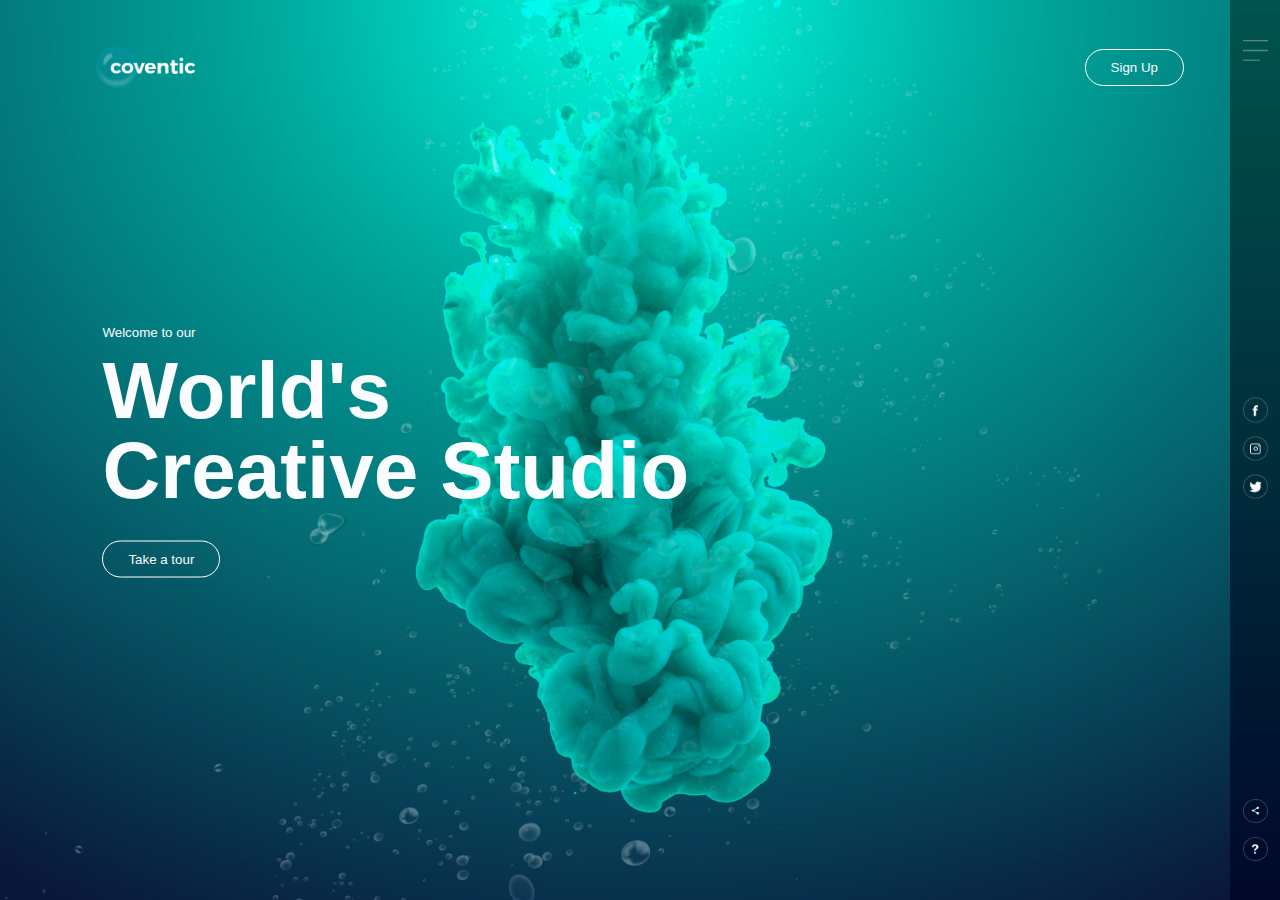
<file: Animated-Bubbles/index.html>
<!DOCTYPE html>
<html lang="en">
  <head>
    <title>Animated Website</title>
    <link rel="stylesheet" href="style.css" />
  </head>
  <body>
    <div class="hero">
      <div class="navbar">
        <img src="images/logo.png" class="logo" />
        <button type="button">Sign Up</button>
      </div>
      <div class="content">
        <small>Welcome to our</small>
        <h1>World's<br />Creative Studio</h1>
        <button type="button">Take a tour</button>
      </div>
      <div class="side-bar">
        <img src="images/menu.png" class="menu" />
        <div class="social-links">
          <img src="images/fb.png" />
          <img src="images/ig.png" />
          <img src="images/tw.png" />
        </div>
        <div class="useful-links">
          <img src="images/share.png" />
          <img src="images/info.png" />
        </div>
      </div>
      <div class="bubbles">
        <img src="images/bubble.png" />
        <img src="images/bubble.png" />
        <img src="images/bubble.png" />
        <img src="images/bubble.png" />
        <img src="images/bubble.png" />
        <img src="images/bubble.png" />
        <img src="images/bubble.png" />
        <img src="images/bubble.png" />
      </div>
    </div>
  </body>
</html>
</file>
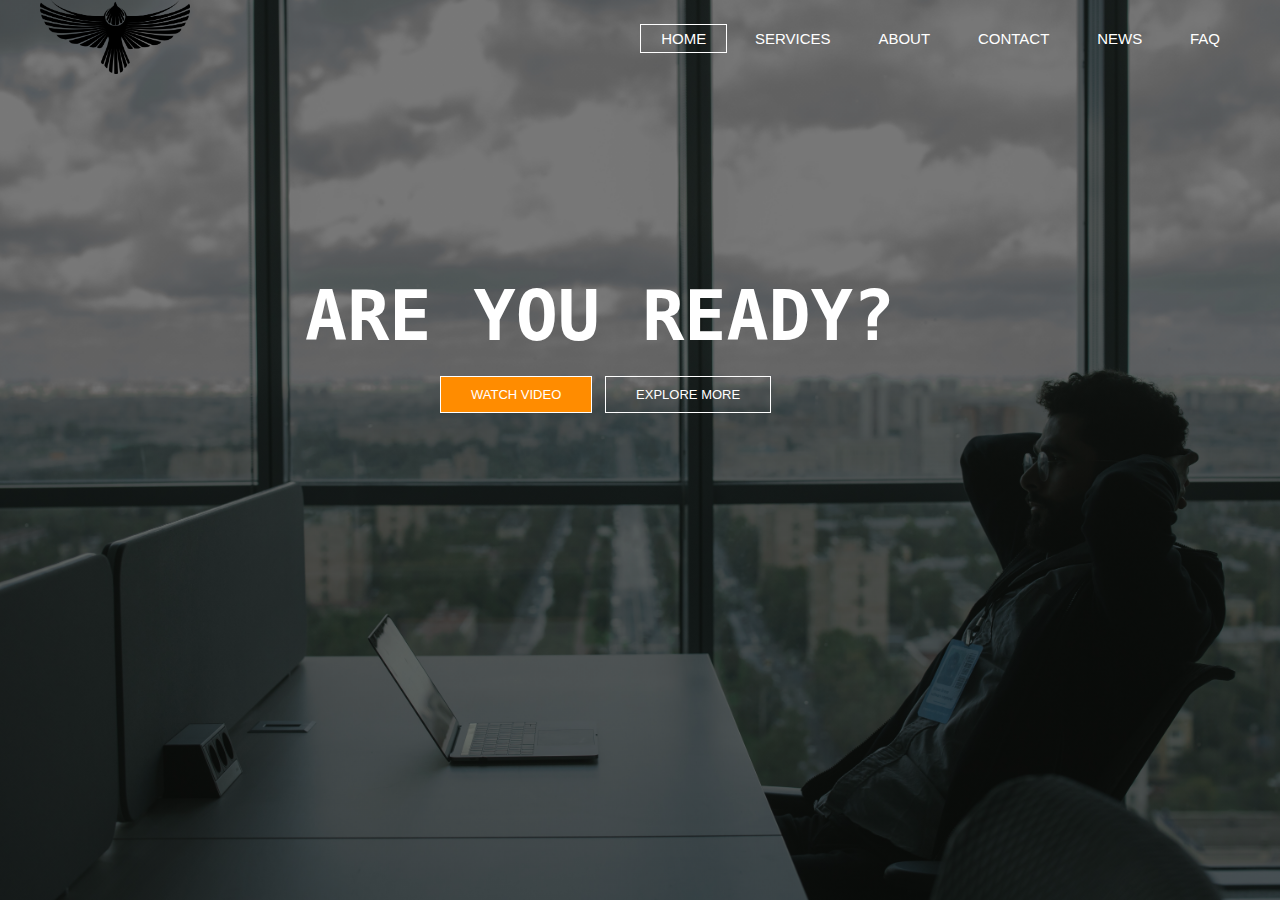
<file: Business/index.html>
<html>
  <head>
    <title>Business Website</title>
    <link href="style.css" rel="stylesheet" type="text/css" />
  </head>
  <body>
    <header>
      <div class="row">
        <div class="logo">
          <img src="images/logo.png" />
        </div>
        <ul class="main-nav">
          <li class="active"><a href="http://www.google.com"> HOME </a></li>
          <li><a href="http://www.google.com"> SERVICES </a></li>
          <li><a href="http://www.google.com"> ABOUT </a></li>
          <li><a href="http://www.google.com"> CONTACT </a></li>
          <li><a href="http://www.google.com"> NEWS </a></li>
          <li><a href="http://www.google.com"> FAQ </a></li>
        </ul>
      </div>
      <div class="hero">
        <h1>Are You Ready?</h1>

        <div class="button">
          <a href="" class="btn btn-one"> Watch Video</a>
          <a href="" class="btn btn-two"> Explore More</a>
        </div>
      </div>
    </header>
  </body>
</html>
</file>
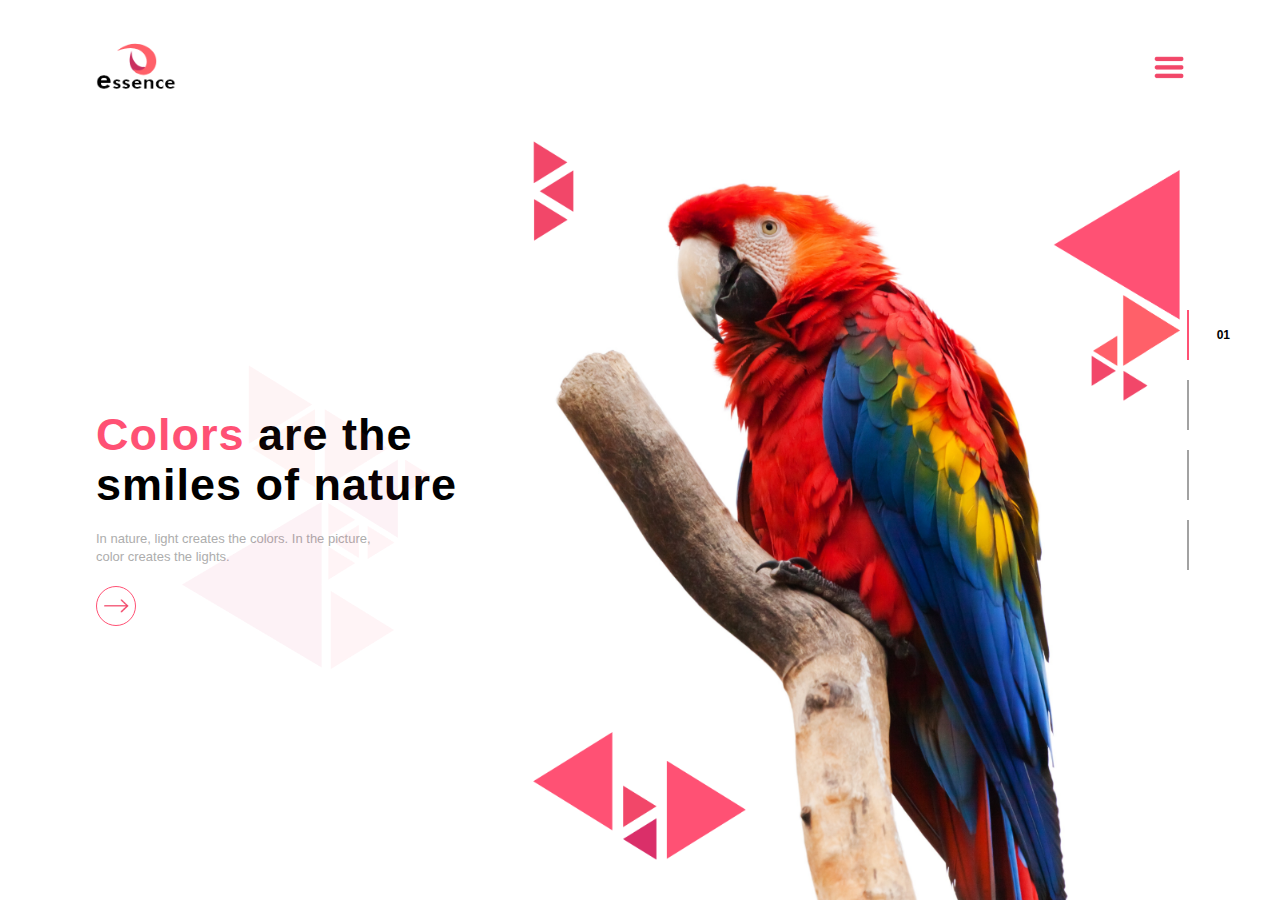
<file: Essense/index.html>
<html>
<head>
    <meta name="viewport" content="width=device-width, initial-scale=1.0">
    <title>Essense Type of Website</title>
    <link rel="stylesheet" href="style.css">
</head>
<body>
<div class="container">
    <div class="navbar">
        <img src="images/logo.png" class="logo">
        <img src="images/menu-icon.png" class="menu-icon">
    </div>
    <div class="row">
        <div class="left-col">
            <div class="content">
                <h1><span>Colors</span> are the smiles of nature</h1>
                <P>In nature, light creates the colors. In the picture, <br>color creates the lights.</P>
                <div class="arrow">
                    <img src="images/arrow.png">
                </div>
                <img src="images/art.png" class="art">
            </div>

        </div>
        <div class="right-col">
            <img src="images/pic1.png" id="picture">
        </div>
    </div>

    <div class="controller">
        <ul>
            <li class="active btn">01</li>
            <li class="btn">02</li>
            <li class="btn">03</li>
            <li class="btn">04</li>
        </ul>
    </div>

</div>

<script>
var btn = document.getElementsByClassName("btn");

var picture = document.getElementById("picture");

for(let i=0; i<btn.length; i++){

    btn[i].addEventListener('click', function(){
            let current = document.getElementsByClassName("active")
            current[0].className = current[0].className.replace("active", "");
            this.className += " active";
    });
}

    btn[0].onclick = function(){
        picture.src = "images/pic1.png";
    }
    btn[1].onclick = function(){
        picture.src = "images/pic2.png";
    }
    btn[2].onclick = function(){
        picture.src = "images/pic3.png";
    }
    btn[3].onclick = function(){
        picture.src = "images/pic4.png";
    }

</script>
</body>
</html>
</file>
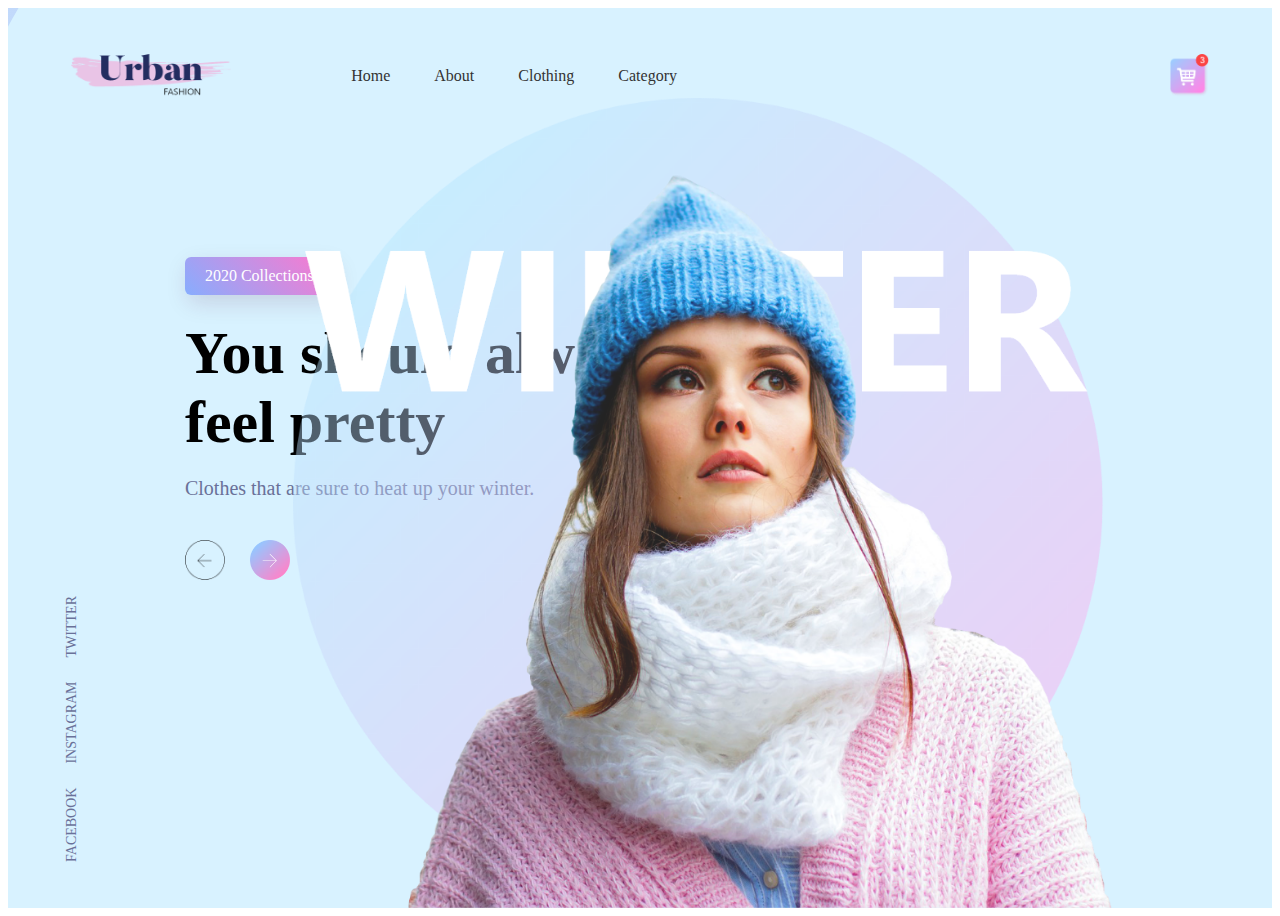
<file: Fashion/index.html>
<html>
<head>
    <title>Urban Fashion Website Style</title>
    <link rel="stylesheet" href="style.css">
</head>
<body>
    <div class="container">
        <div class="navbar">
            <img src="images/logo.png" class="logo">
            <nav>
                <ul>
                    <li><a href="">Home</a></li>
                    <li><a href="">About</a></li>
                    <li><a href="">Clothing</a></li>
                    <li><a href="">Category</a></li>
                </ul>
            </nav>
            <img src="images/cart.png" class="cart">
        </div>

    <div class="content">
        <a href="" class="btn">2020 Collections</a>
        <h1>You should always<br>feel pretty</h1>
        <p>Clothes that are sure to heat up your winter.</p>
        
        <div class="arrow-icons">
            <img src="images/back-arrow.png">
            <img src="images/next-arrow.png">
        </div>
    </div>


        <img src="images/img.png" class="feature-img">

        <div class="social-links">
            <a href="">FACEBOOK</a>
            <a href="">INSTAGRAM</a>
            <a href="">TWITTER</a>
        </div>



    </div>
</body>
</html>
</file>
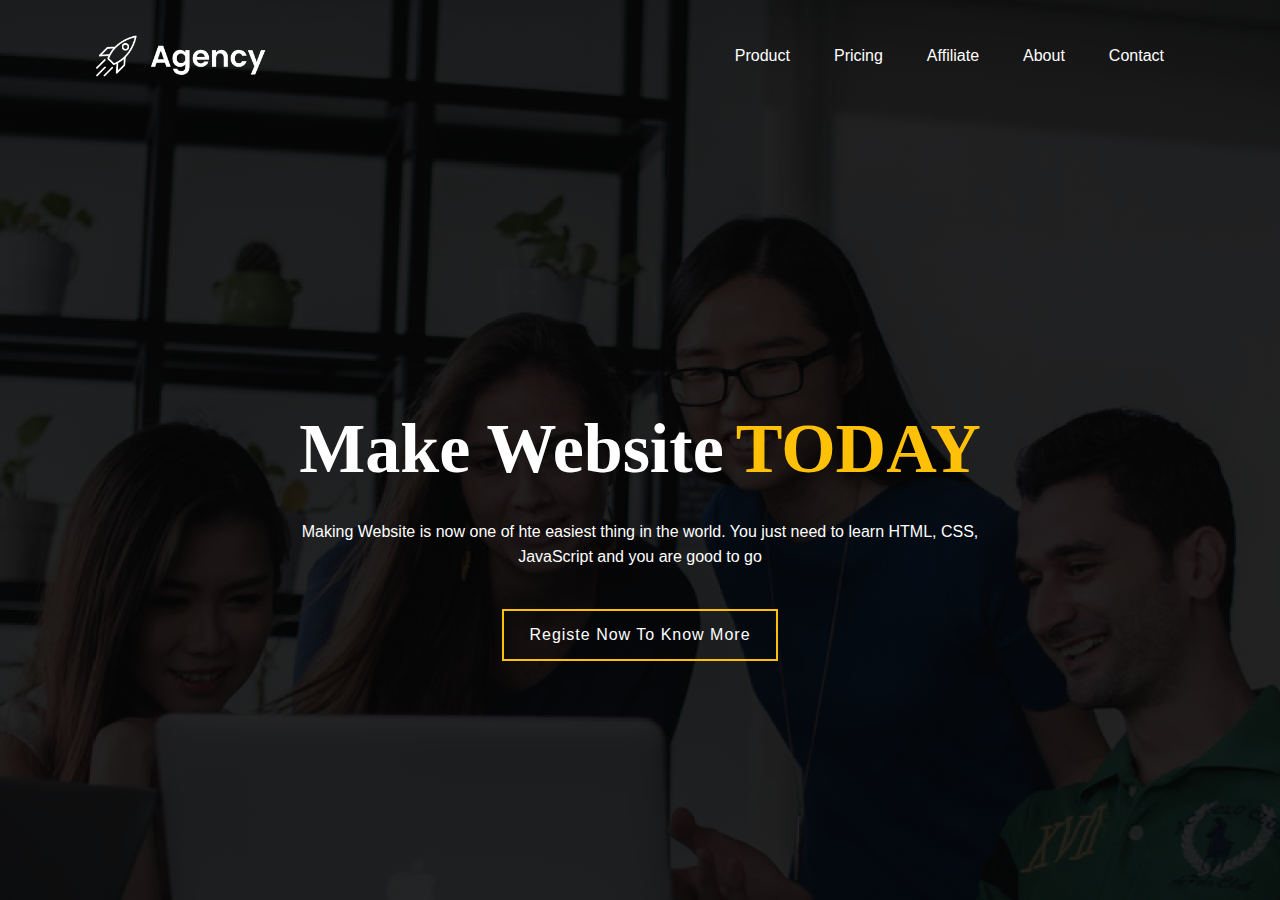
<file: Sliding/index.html>
<html>
    <head>
        <title>Sliding Website</title>
        <Link rel="stylesheet" href="style.css">
    </head>
<body>
    <div class="banner">
        <div class="navbar">
            <img src="images/logo.png" class="logo">
            <ul>
                <li><a href="#">Product</a></li>
                <li><a href="#">Pricing</a></li>
                <li><a href="#">Affiliate</a></li>
                <li><a href="#">About</a></li>
                <li><a href="#">Contact</a></li>
            </ul>
        </div>

        <div class="content">
            <div class="title">
                Make Website
                <div class="slider">
                    <div>NOW</div>
                    <div>TODAY</div>
                    <div>FREE</div>
                </div>
            </div>
    <p>Making Website is now one of hte easiest thing in the world. You just need to learn HTML, CSS,<br>JavaScript and you are good to go</p>
    <button type="button">Registe Now To Know More</button>
    </div>
</div>
</body>
</html>
</file>
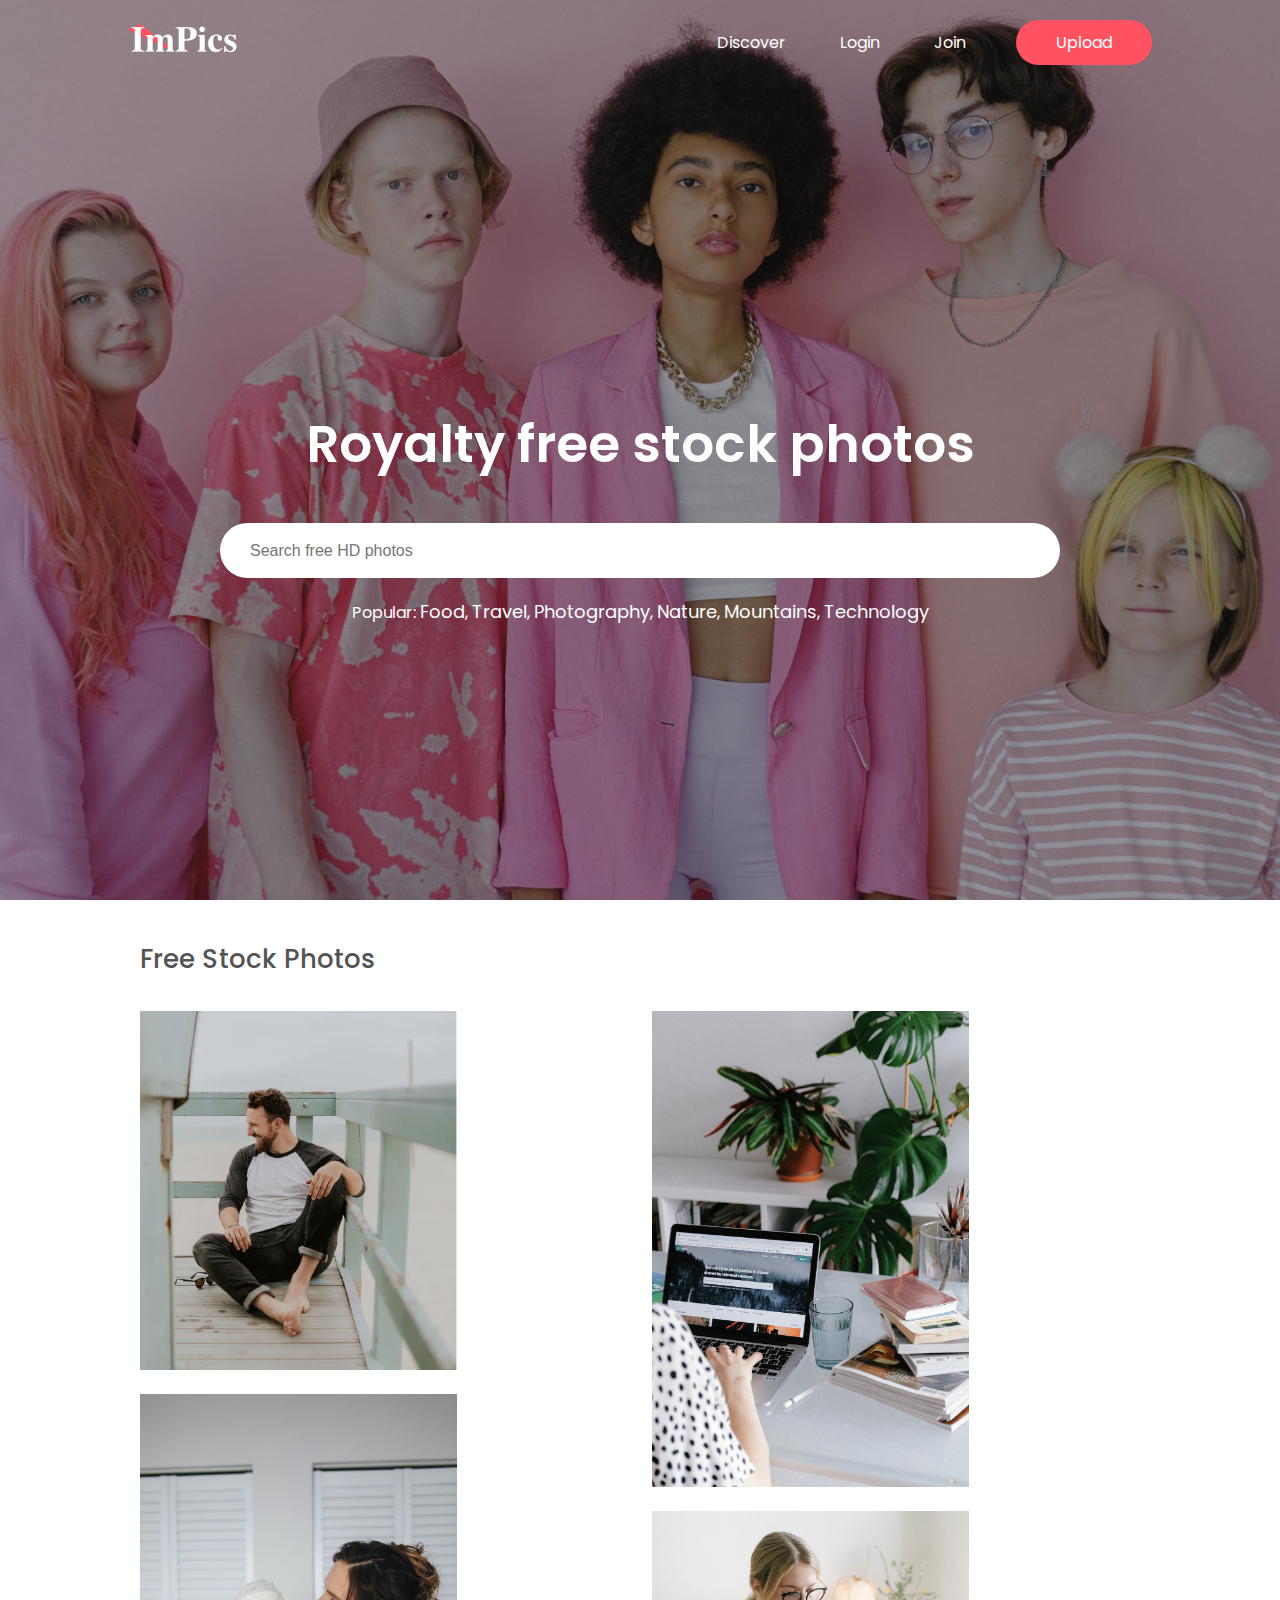
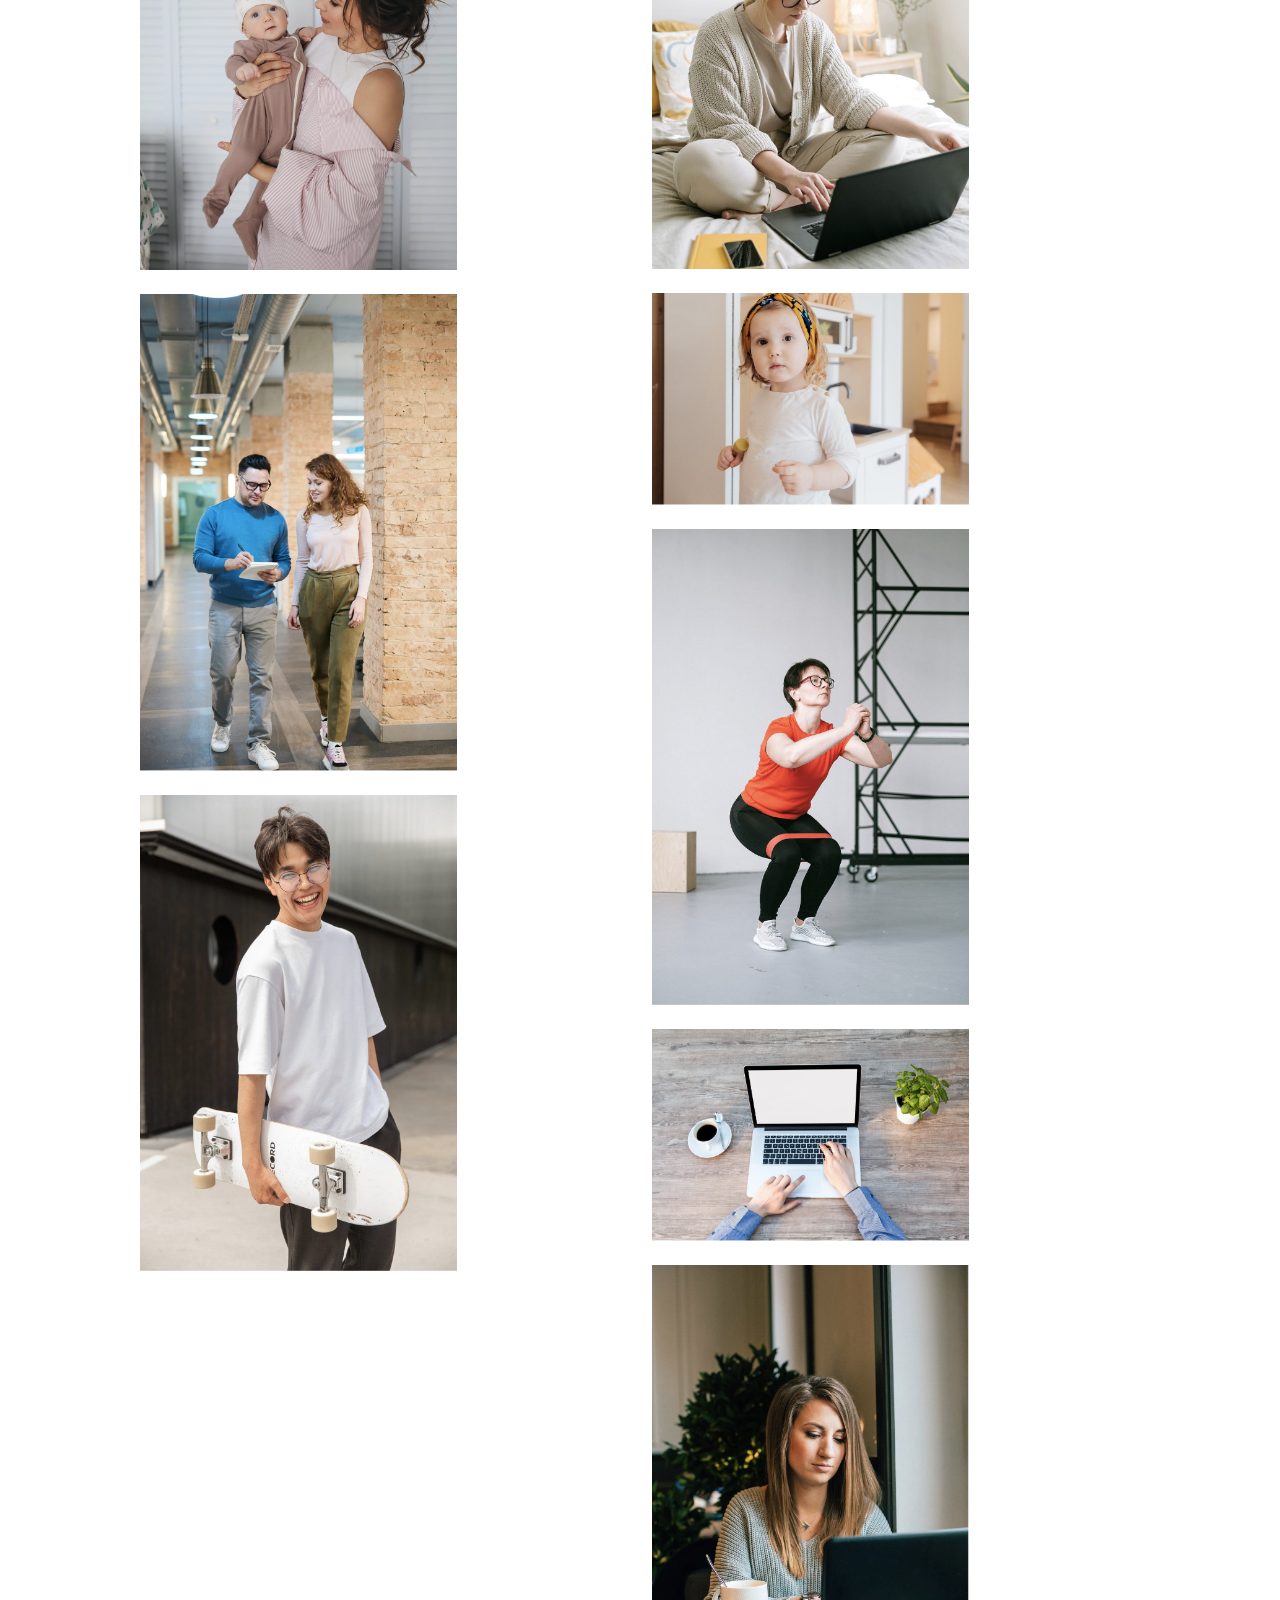
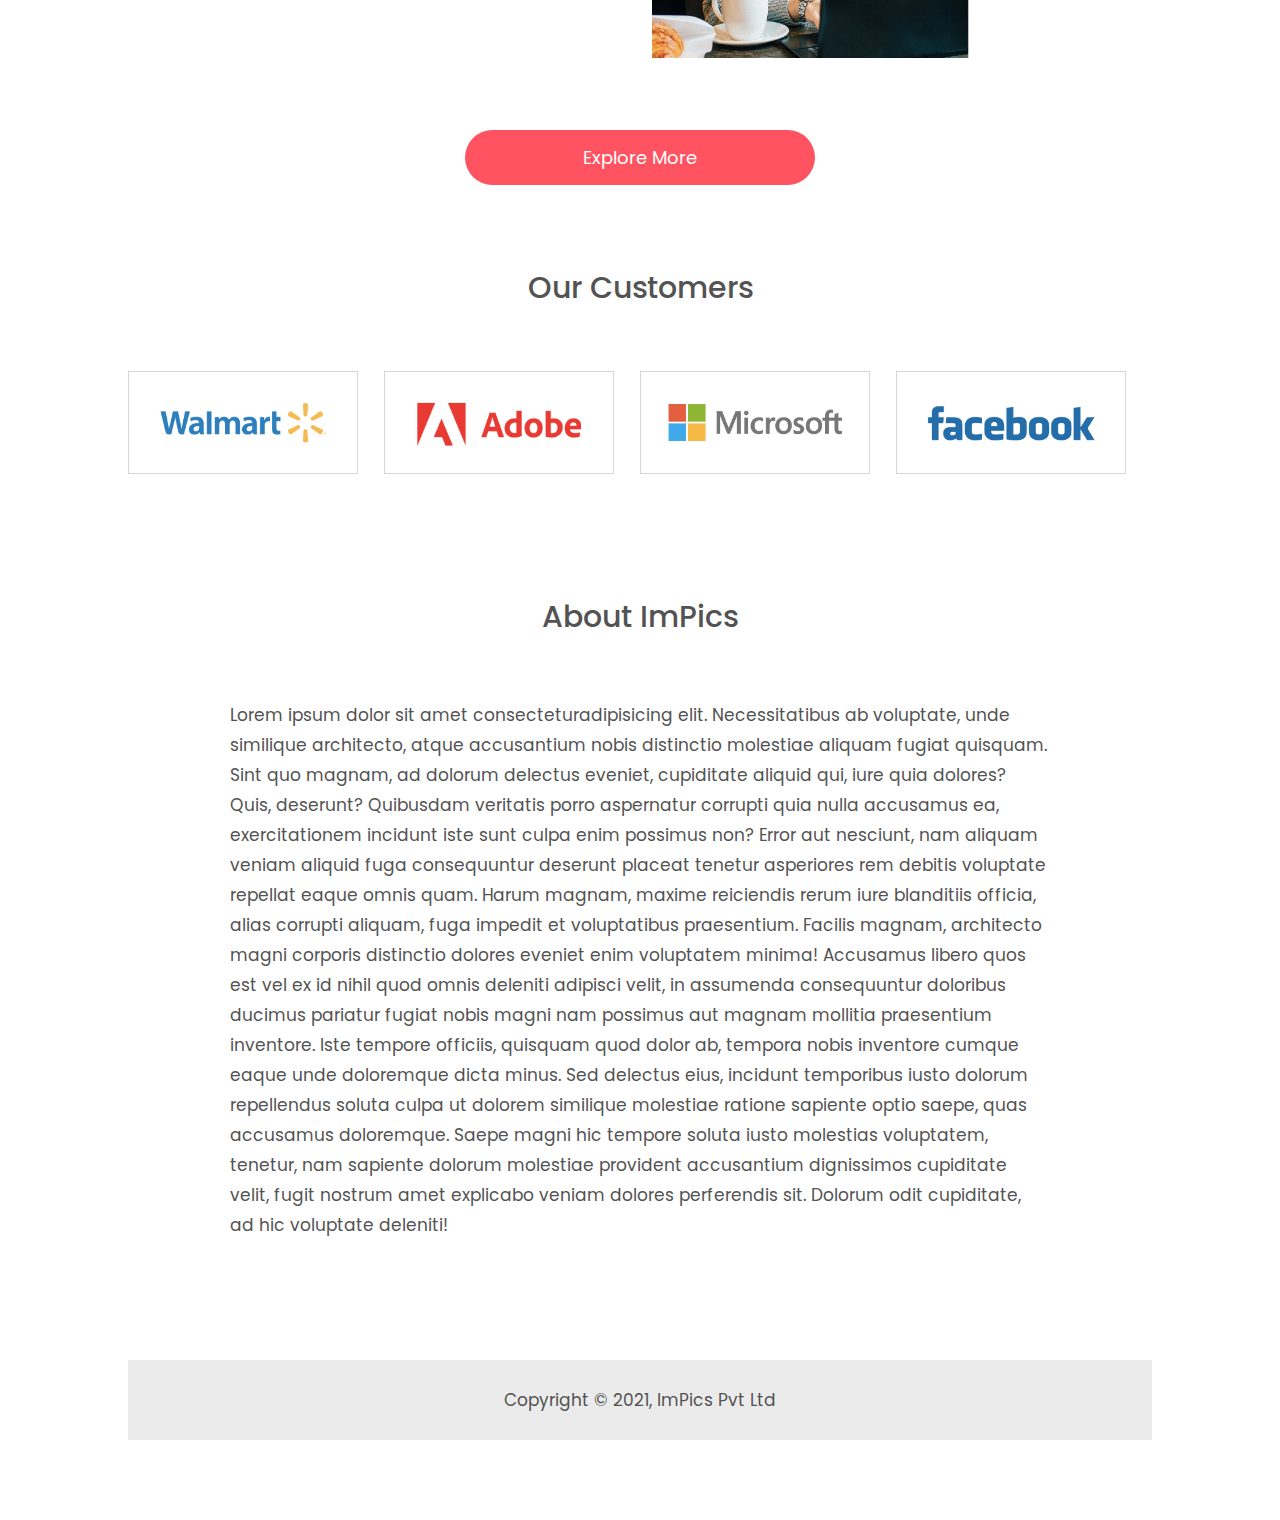
<file: Stock Photos/index.html>
<html>

<head>
    <title>Stock Photo Website</title>
    <link rel="stylesheet" href="style.css">
    <link rel="preconnect" href="https://fonts.gstatic.com">
    <link href="https://fonts.googleapis.com/css2?family=Poppins:wght@300;400;500;600;700&display=swap"
        rel="stylesheet">
</head>

<body>
    <div class="hero">
        <nav>
            <img src="images/logo.png" class="logo">
            <ul>
                <li><a href="">Discover</a></li>
                <li><a href="">Login</a></li>
                <li><a href="">Join</a></li>
            </ul>
            <a href="" class="upload-btn">Upload</a>
        </nav>
        <div class="content">
            <h1>Royalty free stock photos</h1>
            <input type="text" placeholder="Search free HD photos">
            <p>Popular: <a href="">Food</a>, <a href="">Travel</a>, <a href="">Photography</a>, <a href="">Nature</a>,
                <a href="">Mountains</a>, <a href="">Technology</a>
            </p>
        </div>

    </div>

    <div class="gallery">
        <h2>Free Stock Photos </h2>
        <div class="masonary">
            <div class="m-block"><img src="images/pic1.png"></div>
            <div class="m-block"><img src="images/pic2.png"></div>
            <div class="m-block"><img src="images/pic3.png"></div>
            <div class="m-block"><img src="images/pic4.png"></div>
            <div class="m-block"><img src="images/pic5.png"></div>
            <div class="m-block"><img src="images/pic6.png"></div>
            <div class="m-block"><img src="images/pic7.png"></div>
            <div class="m-block"><img src="images/pic8.png"></div>
            <div class="m-block"><img src="images/pic9.png"></div>
            <div class="m-block"><img src="images/pic10.png">
            </div>
        </div>
        <a href="" class="explore-btn">Explore More</a>
    </div>

    <div class="customers">
        <h2>Our Customers</h2>
        <div class="customers-row">
            <div class="customers-col">
                <img src="images/walmart.png">
            </div>
            <div class="customers-col">
                <img src="images/adobe.png">
            </div>
            <div class="customers-col">
                <img src="images/microsoft.png">
            </div>
            <div class="customers-col">
                <img src="images/facebook.png">
            </div>
        </div>
        <div class="about">
            <h2>About ImPics</h2>
            <p>Lorem ipsum dolor sit amet consecteturadipisicing elit. Necessitatibus ab voluptate, unde similique
                architecto, atque accusantium nobis distinctio molestiae aliquam fugiat quisquam. Sint quo magnam, ad
                dolorum delectus eveniet, cupiditate aliquid qui, iure quia dolores? Quis, deserunt? Quibusdam veritatis
                porro aspernatur corrupti quia nulla accusamus ea, exercitationem incidunt iste sunt culpa enim possimus
                non? Error aut nesciunt, nam aliquam veniam aliquid fuga consequuntur deserunt placeat tenetur
                asperiores rem debitis voluptate repellat eaque omnis quam. Harum magnam, maxime reiciendis rerum iure
                blanditiis officia, alias corrupti aliquam, fuga impedit et voluptatibus praesentium. Facilis magnam,
                architecto magni corporis distinctio dolores eveniet enim voluptatem minima! Accusamus libero quos est
                vel ex id nihil quod omnis deleniti adipisci velit, in assumenda consequuntur doloribus ducimus pariatur
                fugiat nobis magni nam possimus aut magnam mollitia praesentium inventore. Iste tempore officiis,
                quisquam quod dolor ab, tempora nobis inventore cumque eaque unde doloremque dicta minus. Sed delectus
                eius, incidunt temporibus iusto dolorum repellendus soluta culpa ut dolorem similique molestiae ratione
                sapiente optio saepe, quas accusamus doloremque. Saepe magni hic tempore soluta iusto molestias
                voluptatem, tenetur, nam sapiente dolorum molestiae provident accusantium dignissimos cupiditate velit,
                fugit nostrum amet explicabo veniam dolores perferendis sit. Dolorum odit cupiditate, ad hic voluptate
                deleniti!</p>
        </div>
        <div class="copyright">
            <p>Copyright © 2021, ImPics Pvt Ltd</p>
        </div>
</body>

</html>
</file>
<file: Animated-Bubbles/style.css>
* {
  margin: 0;
  padding: 0;
  font-family: sans-serif;
}
.hero {
  width: 100%;
  height: 100vh;
  background-image: url(images/background.png);
  background-size: cover;
  background-position: center;
  position: relative;
  overflow: hidden;
}
.logo {
  width: 100px;
  cursor: pointer;
}
.navbar {
  width: 85%;
  height: 15%;
  margin: auto;
  display: flex;
  align-items: center;
  justify-content: space-between;
}
button {
  color: #fbfcfd;
  padding: 10px 25px;
  background: transparent;
  border: 1px solid #fff;
  border-radius: 20px;
  outline: none;
  cursor: pointer;
}
.content {
  color: #fbfcfd;
  position: absolute;
  top: 50%;
  left: 8%;
  transform: translateY(-50%);
  z-index: 2;
}
h1 {
  font-size: 80px;
  margin: 10px 0 30px;
  line-height: 80px;
}
.side-bar {
  width: 50px;
  height: 100vh;
  background: linear-gradient(#00544d, #000729);
  position: absolute;
  right: 0;
  top: 0;
}
.menu {
  display: block;
  width: 25px;
  margin: 40px auto 0;
  cursor: pointer;
}
.social-links img,
.useful-links img {
  width: 25px;
  margin: 5px auto;
  cursor: pointer;
}
.social-links {
  width: 50px;
  text-align: center;
  position: absolute;
  top: 50%;
  transform: translateY(-50%);
}
.useful-links {
  width: 50px;
  text-align: center;
  position: absolute;
  bottom: 30px;
}
.bubbles img {
  width: 50px;
  animation: bubble 7s linear infinite;
}
.bubbles {
  width: 100%;
  display: flex;
  align-items: center;
  justify-content: space-around;
  position: absolute;
  bottom: -70px;
}
@keyframes bubble {
  0% {
    transform: translateY(0);
    opacity: 0;
  }
  50% {
    opacity: 1;
  }
  70% {
    opacity: 1;
  }
  100% {
    transform: translateY(-80vh);
    opacity: 0;
  }
}
.bubbles img:nth-child(1) {
  animation-delay: 1s;
  width: 25px;
}
.bubbles img:nth-child(2) {
  animation-delay: 1s;
}
.bubbles img:nth-child(3) {
  animation-delay: 2s;
  width: 25px;
}
.bubbles img:nth-child(4) {
  animation-delay: 4.5s;
}
.bubbles img:nth-child(5) {
  animation-delay: 3s;
}
.bubbles img:nth-child(6) {
  animation-delay: 6s;
  width: 20px;
}
.bubbles img:nth-child(7) {
  animation-delay: 7s;
  width: 35px;
}
</file>
<file: Business/style.css>
* {
  margin: 0;
  padding: 0;
}
header {
  background-image: linear-gradient(rgba(0, 0, 0, 0.5), rgba(0, 0, 0, 0.5)),
    url(images/pic1.jpg);
  height: 100vh;
  background-size: cover;
  background-position: center;
}
.main-nav {
  float: right;
  list-style: none;
  margin-top: 30px;
}
.main-nav li {
  display: inline-block;
}
.main-nav li a {
  color: white;
  text-decoration: none;
  padding: 5px 20px;
  font-family: "Roboto", sans-serif;
  font-size: 15px;
}
.main-nav li.active a {
  border: 1px solid white;
}
.main-nav li a:hover {
  border: 1px solid white;
}
.logo img {
  width: 150px;
  height: auto;
  float: left;
}
body {
  font-family: monospace;
}
.row {
  max-width: 1200px;
  margin: auto;
}
.hero {
  position: absolute;
  width: 1200px;
  margin-left: 0px;
  margin-top: 0px;
}
h1 {
  color: white;
  text-transform: uppercase;
  font-size: 70px;
  text-align: center;
  margin-top: 275px;
}
.button {
  margin-top: 30px;
  margin-left: 440;
}
.btn {
  border: 1px solid white;
  padding: 10px 30px;
  color: white;
  text-decoration: none;
  margin-right: 5px;
  font-size: 13px;
  text-transform: uppercase;
}
.btn-one {
  background-color: darkorange;
  font-family: "Roboto", sans-serif;
}
.btn-two {
  font-family: "Roboto", sans-serif;
}
.btn-two:hover {
  background-color: darkorange;
  transition: all 0.5s ease-in;
}
</file>
<file: Essense/style.css>
*{
    margin: 0;
    padding: 0;
    font-family: sans-serif;
}

.container{
    width: 100%;
    height: 100vh;
    position: relative;
}
.navbar{
    width: 85%;
    height: 15vh;
    margin: auto;
    display: flex;
    align-items: center;
    justify-content: space-between;
}
.logo{
    width: 80px;
    cursor: pointer;
}
.menu-icon{
    width: 30px;
    cursor: pointer;
}
.row{
    width: 85%;
    height: 85vh;
    margin: auto;
    display: flex;
    position: relative;
}
.left-col{
    flex-basis: 45%;
    height: 100%;
    position: relative;
}
.content{
    position: absolute;
    top: 50%;
    transform: translateY(-50%);
}
.content h1{
    font-size: 45px;
    line-height: 50px;
    letter-spacing: 1px;
}
.content p{
    color: #adadad;
    font-size: 13px;
    line-height: 18px;
    margin: 20px 0;
}
span{
    color: #ff5174;
}
.arrow{
    width: 40px;
    height: 40px;
    padding: 12px 0;
    border: 1px solid #ff5174;
    box-sizing: border-box;
    border-radius: 50%;
    text-align: center;
    cursor: pointer
}
.arrow img{
    width: 25px;
}
.art{
    width: 250px;
    position: absolute;
    top: 50%;
    left: 50%;
    transform: translate(-50%,-50%);
}
.right-col{
    flex-basis: 55%;
}
#picture{
    height: 100%;
    display: block;
    margin: auto;
}
.controller{
    position: absolute;
    right: 20px;
    top: 50%;
    transform: translateY(-50%);
}
.controller ul li{
    list-style: none;
    font-size: 12px;
    color: #fff;
    font-weight: bold;
    padding: 0 30px;
    margin-bottom: 20px;
    cursor: pointer;
    line-height: 50px;
}
.controller ul li::after,
.controller .active::after{
    content: '';
    width: 2px;
    height: 50px;
    background: #a2a2a2;
    position: absolute;
    left: 0;
}
.controller .active::after{
    background: #ff5174;
}
.controller .active{
    color: #000;
}
</file>
<file: Fashion/style.css>
{
    margin: 0;
    padding: 0;
}
.container{
    height: 100vh;
    width: 100%;
    background-image: url(images/background.png);
    background-position: center;
    background-size: center;
    padding-left: 5%;
    padding-right: 5%;
    box-sizing: border-box;
    position: relative;
}
.navbar{
    width: 100%;
    height: 15vh;
    margin: auto;
    display: flex;
    align-items: center;
}
.logo{
    width: 160px;
    cursor: pointer;
}
.cart{
    width: 40px;
    cursor: pointer;
}
nav{
    flex: 1;
    padding-left: 60px;

}
nav ul li{
    display: inline-block;
    list-style: none;
    margin: 0px 20px;
}
nav ul li a{
    text-decoration: none;
    color: #333;
}
.content h1{
    font-size: 60px;
    font-weight: 24px;
    margin-top: 24px;
    margin-bottom: 15px;
}
.content p{
    font-size: 20px;
    color: #6a7199;
}
.content{
    margin-left: 10%;
    margin-top: 10%;
}
.content .btn{
    display: inline-block;
    background: linear-gradient(45deg, #87adfe, #ff77cd);
    border-radius: 6px;
    padding: 10px 20px;
    box-sizing: border-box;
    text-decoration: none;
    color: #fff;
    box-shadow: 3px 8px 22px rgba(94,28,68,0.15);
}
.arrow-icons{
    margin-top: 40px;
    display: flex;
}
.arrow-icons img{
    width: 40px;
    margin-right: 25px;
}
.feature-img{
    height: 90%;
    position: absolute;
    bottom: 0;
    right: 160px;
    animation-name: example;
    animation-duration: 4s;
}
.social-links{
    transform: rotate(-90deg);
    position: absolute;
    left: -80px;
    bottom: 180px;
}
.social-links a{
    text-decoration: none;
    color: #6a7199;
    padding-right: 20px;
    font-size: 14px;
}
</file>
<file: Sliding/style.css>
*{
    margin: 0;
    padding: 0;
}
.banner{
    width: 100%;
    height: 100vh;
    background-image: linear-gradient(rgba(0,0,0,0.85),rgba(0,0,0,0.85)),url(images/background.png);
    background-size: cover;
    background-position: center;
}
.navbar{
    width: 85%;
    margin: auto;
    padding: 35px 0;
    display: flex;
    align-items: center;
    justify-content: space-between;
}
.logo{
    width: 170px;
    cursor: pointer;
}
.navbar ul li{
    list-style: none;
    display: inline-block;
    margin: 0 20px;
    position: relative;
}
.navbar ul li a{
    text-decoration: none;
    color: #fff;
    font-family: sans-serif;
}
.navbar ul li::after{
    content: '';
    height: 3px;
    width: 0%;
    background: #ffc107;
    position: absolute;
    left: 0;
    bottom: -10px;
    transition: 0.5s;
}
.navbar ul li:hover::after{
    width:100%;
}
.content{
    width: 100%;
    position: absolute;
    top: 60%;
    transform: translateY(-50%);
    text-align: center;
    color: #fff;
}
.title{
    font-size: 70px;
    line-height: 100px;
    font-weight: bold;
    height: 100px;
    text-align: left;
    display: flex;
    justify-content: center;
    align-items: center;
    overflow: hidden;
}
.content p{
    margin: 20px auto;
    font-weight: 100;
    line-height: 25px;
    font-family: sans-serif;
}
button{
    padding: 15px 25px;
    margin: 20px;
    font-size: 16px;
    letter-spacing: 1px;
    border: 2px solid #ffc107;
    color: #fff;
    cursor: pointer;
    background: linear-gradient(to right, transparent 50%, #ffc107 50%);
    background-size: 200%;
    background-position: left;
    transition: background-position 0.5s;
}
button:hover{
    background-position: right;
    color: #000;
}
.slider{
    color: #ffc107;
    margin-left: 12px;
    box-sizing: border-box;
    animation: slider 6s linear infinite;
}
@keyframes slider{
    0%{ margin-top: -400px; }
    5%{ margin-top: -200px; }
    30%{ margin-top: -200px; }
    35%{ margin-top: 0px; }
    65%{ margin-top: 0px; }
    70%{ margin-top: 200px; }
    100%{ margin-top: 200px; }
}
</file>
<file: Stock Photos/style.css>
*{
    margin: 0;
    padding: 0;
}
body{
    font-family: 'Poppins', sans-serif;
}
.hero{
    background: linear-gradient(rgba(0,0,0,0.4),rgba(0,0,0,0.4)),url(images/background.png);
    height: 100vh;
    width: 100%;
    background-position: center;
    background-size: cover;
    padding-left: 10%;
    padding-right: 10%;
    box-sizing: border-box;
}
nav{
    display: flex;
    align-items: center;
    justify-content: space-between;
    padding-top: 20px;
}
.logo{
    width: 110px;
}
nav ul{
    flex: 1;
    text-align: right;
}
nav ul li{
    display: inline-block;
    list-style: none;
    margin: 10px 25px;
}
nav ul li a{
    color: #fff;
    text-decoration: none;
}
nav ul li a:hover{
    color: #ff5361;
}
.upload-btn{
    background: #ff5361;
    color: #fff;
    text-decoration: none;
    padding: 10px 40px;
    border-radius: 30px;
    margin-left: 25px;
    transition: 0.5s;
}
.upload-btn:hover{
    transform: scale(0.9);
}
.content{
    height: 100%;
    display: flex;
    flex-direction: column;
    justify-content: center;
    align-items: center;
    color: #fff;
}
.content h1{
    font-size: 52px;
    font-weight: 600;
    margin-bottom: 20px;
}
.content input{
    width: 90%;
    max-width: 840px;
    height: 55px;
    border-radius: 30px;
    border: none;
    padding: 0 30px;
    outline: none;
    margin: 20px 0;
    font-size: 16px;
}
::placeholder{
    font-weight: 500;
    font-size: 16px;
}
.content a{
    text-decoration: none;
    color: #fff;
    font-size: 18px;
}
.content a:hover{
    color: #ff5361;
}
.gallery{
    padding-left: 10%;
    padding-right: 10%;
    box-sizing: border-box;
    margin: 40px 0;
}
.gallery h2{
    color: #535353;
    font-weight: 500;
    font-size: 26px;
    margin: 20px 12px;
}
.masonary{
    display: flex;
    flex-flow: column wrap;
    max-height: 2300px;
    margin: auto;
    width: 100%;
}
.m-block{
    width: 33.33%;
    padding: 12px;
    box-sizing: border-box;
}
.m-block img{
    width: 100%;
    cursor: pointer;
    transition: transform 1s;
}
.m-block img:hover{
    transform: scale(1.05);
}
.explore-btn{
    display: block;
    width: 50%;
    max-width: 350px;
    background: #ff5361;
    color: #fff;
    text-decoration: none;
    text-align: center;
    padding: 14px 0;
    border-radius: 30px;
    margin: 60px auto;
    font-size: 18px;
    transition: transform 0.5s;
}
.explore-btn:hover{
    transform: scale(0.9);
}
.customers{
    padding-left: 10%;
    padding-right: 10%;
    box-sizing: border-box;
    margin: 80px 0px;
}
.customers h2{
    color: #535353;
    font-weight: 500;
    font-size: 30px;
    margin: 60px 0;
    text-align: center;
}
.customers-row{
    display: flex;
    align-items: center;
    justify-content: space-between;
}
.customers-col img{
    width: 90%;
    cursor: pointer;
    transition: 0.5s;
}
.customers-col img:hover{
    transform: translateY(-10px)
}
.about{
    padding-left: 10%;
    padding-right: 10%;
    box-sizing: border-box;
    margin: 120px 0;
}
.about h2{
    color: #535353;
    font-weight: 500;
    font-size: 30px;
    margin: 60px 0;
    text-align: center;
}
.about p{
    color: #535353;
    font-size: 17px;
    line-height: 30px;
}
.copyright{
    display: flex;
    align-items: center;
    justify-content: center;
    height: 80px;
    background: #ebebeb;
    color: #535353;
    font-size: 17px;
}
</file>
